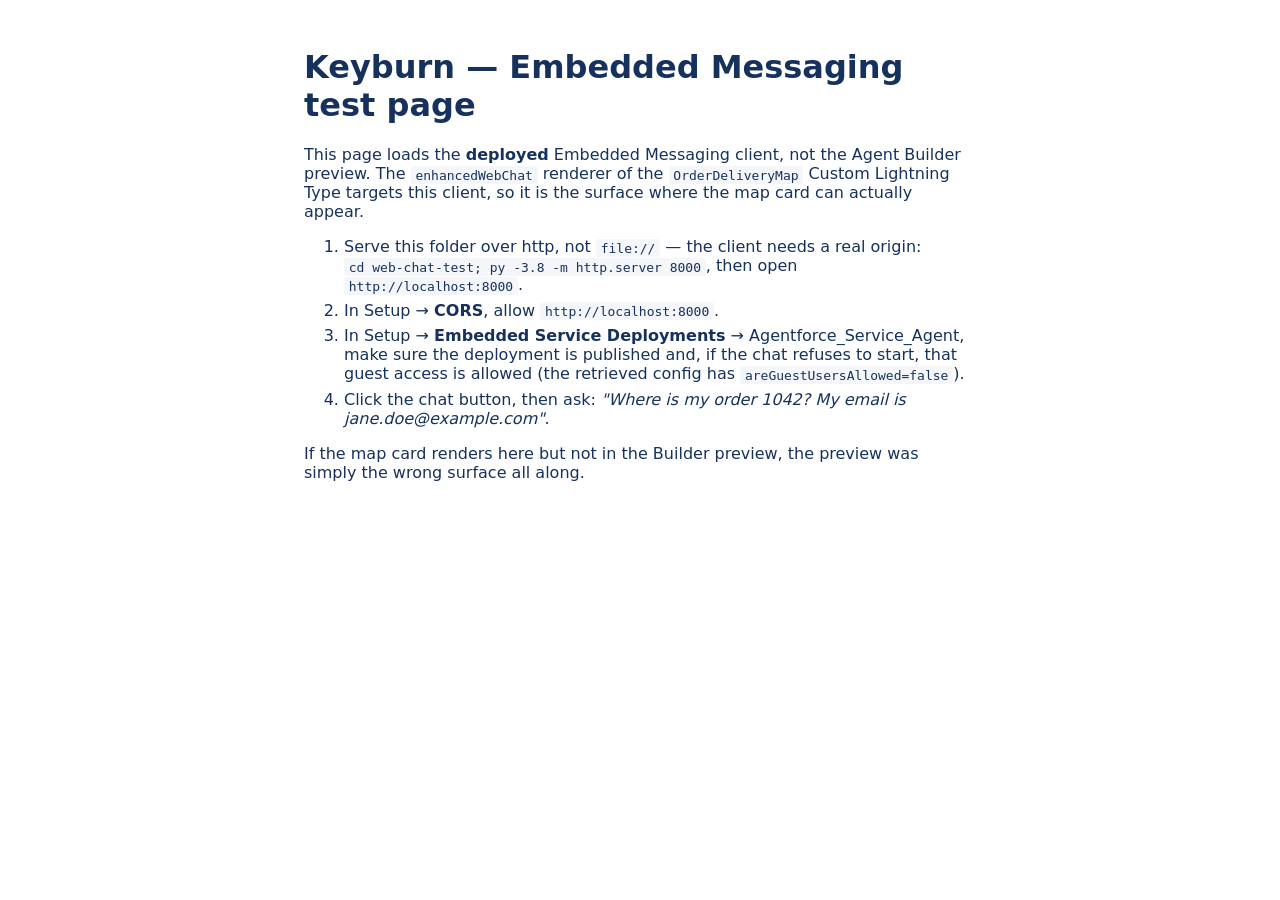
<file: web-chat-test/index.html>
<!doctype html>
<html lang="en">
<head>
    <meta charset="utf-8" />
    <title>Keyburn — Embedded Chat test</title>
    <style>
        body { font-family: system-ui, sans-serif; margin: 3rem auto; max-width: 42rem; padding: 0 1rem; color: #16325c; }
        code { background: #f4f6f9; padding: 0.1rem 0.3rem; border-radius: 3px; }
        li { margin-bottom: 0.4rem; }
    </style>
</head>
<body>
    <h1>Keyburn — Embedded Messaging test page</h1>
    <p>
        This page loads the <strong>deployed</strong> Embedded Messaging client, not the Agent Builder
        preview. The <code>enhancedWebChat</code> renderer of the <code>OrderDeliveryMap</code> Custom
        Lightning Type targets this client, so it is the surface where the map card can actually appear.
    </p>
    <ol>
        <li>Serve this folder over http, not <code>file://</code> — the client needs a real origin:<br />
            <code>cd web-chat-test; py -3.8 -m http.server 8000</code>, then open
            <code>http://localhost:8000</code>.</li>
        <li>In Setup → <strong>CORS</strong>, allow <code>http://localhost:8000</code>.</li>
        <li>In Setup → <strong>Embedded Service Deployments</strong> → Agentforce_Service_Agent, make sure
            the deployment is published and, if the chat refuses to start, that guest access is allowed
            (the retrieved config has <code>areGuestUsersAllowed=false</code>).</li>
        <li>Click the chat button, then ask: <em>"Where is my order 1042? My email is jane.doe@example.com"</em>.</li>
    </ol>
    <p>If the map card renders here but not in the Builder preview, the preview was simply the wrong
       surface all along.</p>

    <script type="text/javascript">
        function initEmbeddedMessaging() {
            try {
                embeddedservice_bootstrap.settings.language = "en_US";
                embeddedservice_bootstrap.init(
                    "__ORG_ID_15__", // 15-char org ID: the messaging token carries the 15-char form and the event router compares them literally (18-char => HTTP 400 on every poll)
                    "Agentforce_Service_Agent",
                    "https://__MY_DOMAIN__.develop.my.site.com/ESWAgentforceServiceAge1789407438343",
                    { scrt2URL: "https://__MY_DOMAIN__.develop.my.salesforce-scrt.com" }
                );
            } catch (err) {
                console.error("Error loading Embedded Messaging: ", err);
                document.body.insertAdjacentHTML(
                    "beforeend",
                    "<p style='color:#c23934'>Embedded Messaging failed to start — see the browser console. Usual causes: CORS origin not allowed, deployment not published, or guest access disabled.</p>"
                );
            }
        }
    </script>
    <script
        type="text/javascript"
        src="https://__MY_DOMAIN__.develop.my.site.com/ESWAgentforceServiceAge1789407438343/assets/js/bootstrap.min.js"
        onload="initEmbeddedMessaging()"
    ></script>
</body>
</html>
</file>
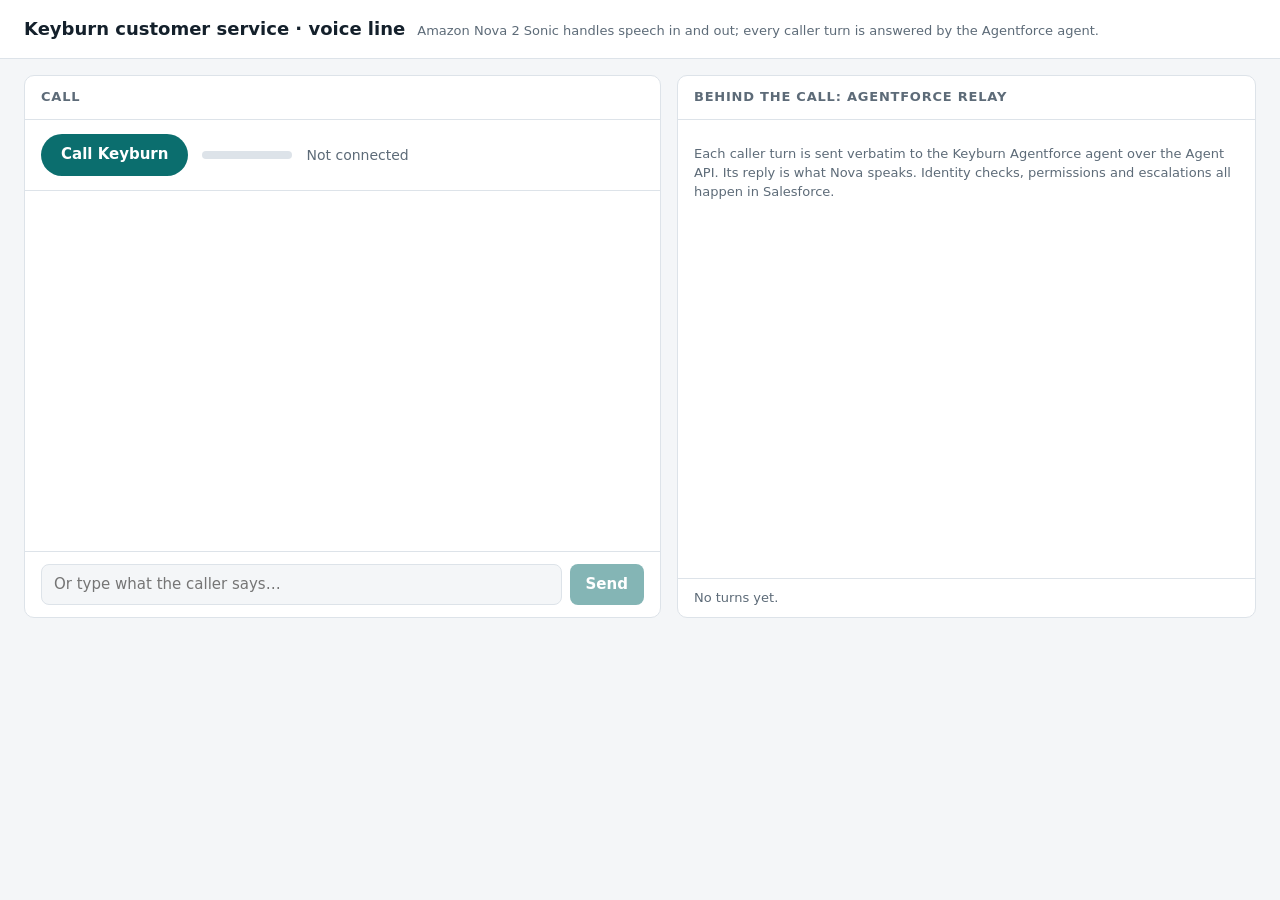
<file: bedrock-voice/static/index.html>
<!DOCTYPE html>
<html lang="en">
<head>
<meta charset="utf-8">
<meta name="viewport" content="width=device-width, initial-scale=1">
<title>Keyburn Voice Line</title>
<style>
  :root {
    --bg: #f4f6f8; --panel: #ffffff; --ink: #14202b; --muted: #5d6b78; --line: #dde3e9;
    --brand: #0b6e6e; --brand-ink: #ffffff; --caller: #e8eef4; --agent: #e3f2f1;
    --danger: #b3261e; --hold: #b26a00; --mono: ui-monospace, "Cascadia Mono", Consolas, monospace;
  }
  @media (prefers-color-scheme: dark) {
    :root:not([data-theme="light"]) {
      --bg: #0f1419; --panel: #172029; --ink: #e6edf3; --muted: #93a1ae; --line: #2a3642;
      --brand: #2aa7a7; --brand-ink: #06201f; --caller: #1f2a35; --agent: #143533;
      --danger: #f2766e; --hold: #f0b35a;
    }
  }
  * { box-sizing: border-box; }
  body { margin: 0; background: var(--bg); color: var(--ink);
         font: 15px/1.45 system-ui, "Segoe UI", Roboto, sans-serif; }
  header { padding: 16px 24px; border-bottom: 1px solid var(--line); background: var(--panel);
           display: flex; align-items: baseline; gap: 12px; flex-wrap: wrap; }
  header h1 { margin: 0; font-size: 18px; }
  header p { margin: 0; color: var(--muted); font-size: 13px; }
  main { display: grid; grid-template-columns: minmax(0, 1.1fr) minmax(0, 1fr); gap: 16px;
         padding: 16px 24px; max-width: 1280px; margin: 0 auto; }
  @media (max-width: 860px) { main { grid-template-columns: 1fr; padding: 16px; } }
  section { background: var(--panel); border: 1px solid var(--line); border-radius: 10px;
            display: flex; flex-direction: column; min-height: 0; }
  section > h2 { margin: 0; padding: 12px 16px; font-size: 13px; text-transform: uppercase;
                 letter-spacing: .06em; color: var(--muted); border-bottom: 1px solid var(--line); }
  .controls { display: flex; align-items: center; gap: 14px; padding: 14px 16px;
              border-bottom: 1px solid var(--line); flex-wrap: wrap; }
  button { font: inherit; border: 0; border-radius: 999px; padding: 10px 20px; cursor: pointer;
           background: var(--brand); color: var(--brand-ink); font-weight: 600; }
  button.hangup { background: var(--danger); color: #fff; }
  button:disabled { opacity: .5; cursor: default; }
  .status { font-size: 14px; color: var(--muted); }
  .status b { color: var(--ink); font-variant-numeric: tabular-nums; }
  .status .hold { color: var(--hold); font-weight: 600; }
  .meter { width: 90px; height: 8px; border-radius: 4px; background: var(--line); overflow: hidden; }
  .meter i { display: block; height: 100%; width: 0; background: var(--brand); transition: width .08s; }
  .transcript { flex: 1; overflow-y: auto; padding: 16px; display: flex; flex-direction: column;
                gap: 10px; min-height: 360px; max-height: calc(100vh - 290px); }
  .msg { max-width: 85%; padding: 9px 13px; border-radius: 12px; white-space: pre-wrap; }
  .msg small { display: block; font-size: 11px; color: var(--muted); margin-bottom: 2px; }
  .msg.caller { align-self: flex-end; background: var(--caller); }
  .msg.agent { align-self: flex-start; background: var(--agent); }
  .msg.system { align-self: center; color: var(--muted); font-size: 13px; background: none; }
  form { display: flex; gap: 8px; padding: 12px 16px; border-top: 1px solid var(--line); }
  input { flex: 1; font: inherit; padding: 9px 12px; border-radius: 8px; border: 1px solid var(--line);
          background: var(--bg); color: var(--ink); min-width: 0; }
  form button { border-radius: 8px; padding: 9px 16px; }
  .relay { flex: 1; overflow-y: auto; padding: 12px 16px; max-height: calc(100vh - 170px); }
  .relay .hint { color: var(--muted); font-size: 13px; }
  .turn { border: 1px solid var(--line); border-radius: 8px; padding: 10px 12px; margin-bottom: 10px; }
  .turn .row { display: grid; grid-template-columns: 92px 1fr; gap: 8px; font-size: 13px; }
  .turn .row + .row { margin-top: 6px; }
  .turn .k { color: var(--muted); }
  .turn .v { font-family: var(--mono); font-size: 12.5px; word-break: break-word; }
  .turn .t { font-variant-numeric: tabular-nums; font-weight: 600; }
  .turn.pending .t { color: var(--hold); }
  .turn.blocked { border-color: var(--danger); }
  .turn.blocked .k { color: var(--danger); font-weight: 600; }
  .turn.blocked .v { font-family: inherit; font-size: 13px; }
  .map { border-bottom: 1px solid var(--line); }
  .map img { display: block; width: 100%; height: auto; }
  .map p { margin: 0; padding: 8px 16px 12px; font-size: 13px; color: var(--muted); }
  .map p b { color: var(--ink); }
  .map p + p { padding-top: 0; }
  .map .maplink { color: var(--brand); font-weight: 600; text-decoration: none; }
  .map .maplink:hover { text-decoration: underline; }
  .relay.with-map { max-height: calc(100vh - 170px - 360px); }
  .summary { padding: 10px 16px; border-top: 1px solid var(--line); font-size: 13px; color: var(--muted); }
</style>
</head>
<body>
<header>
  <h1>Keyburn customer service · voice line</h1>
  <p>Amazon Nova 2 Sonic handles speech in and out; every caller turn is answered by the Agentforce agent.</p>
</header>
<main>
  <section>
    <h2>Call</h2>
    <div class="controls">
      <button id="callBtn">Call Keyburn</button>
      <div class="meter" title="Microphone level"><i id="level"></i></div>
      <div class="status" id="status">Not connected</div>
    </div>
    <div class="transcript" id="transcript" aria-live="polite"></div>
    <form id="typeForm">
      <input id="typeInput" placeholder="Or type what the caller says…" autocomplete="off" disabled>
      <button id="typeBtn" disabled>Send</button>
    </form>
  </section>
  <section>
    <div class="map" id="map" hidden>
      <h2>Delivery map</h2>
      <a id="mapLink" target="_blank" rel="noopener"><img id="mapImg" alt="Delivery route map"></a>
      <p id="mapCaption"></p>
      <p><a id="mapDirections" class="maplink" target="_blank" rel="noopener">Open route in Google Maps ↗</a></p>
    </div>
    <h2>Behind the call: Agentforce relay</h2>
    <div class="relay" id="relay">
      <p class="hint">Each caller turn is sent verbatim to the Keyburn Agentforce agent over the
        Agent API. Its reply is what Nova speaks. Identity checks, permissions and escalations all
        happen in Salesforce.</p>
    </div>
    <div class="summary" id="summary">No turns yet.</div>
  </section>
</main>

<script>
"use strict";
const $ = (id) => document.getElementById(id);
const callBtn = $("callBtn"), statusEl = $("status"), transcript = $("transcript"), relayEl = $("relay");

let ws = null, micCtx = null, micStream = null, playCtx = null;
let playHead = 0, sources = [], callStart = 0, timer = null;
let holdTimer = null, holding = false;
let agentBubble = null;             // current assistant bubble (grouped until the caller speaks)
let pendingTurn = null;             // relay card awaiting its reply
let lastTyped = "";
const latencies = [];

// ---------- mic capture: 16 kHz mono s16le, 32 ms chunks ----------
const WORKLET = `
class Cap extends AudioWorkletProcessor {
  constructor() { super(); this.buf = new Int16Array(512); this.n = 0; this.peak = 0; }
  process(inputs) {
    const ch = inputs[0] && inputs[0][0];
    if (!ch) return true;
    for (let i = 0; i < ch.length; i++) {
      const s = Math.max(-1, Math.min(1, ch[i]));
      this.peak = Math.max(this.peak, Math.abs(s));
      this.buf[this.n++] = s < 0 ? s * 0x8000 : s * 0x7fff;
      if (this.n === this.buf.length) {
        this.port.postMessage({ pcm: this.buf.buffer.slice(0), peak: this.peak });
        this.n = 0; this.peak = 0;
      }
    }
    return true;
  }
}
registerProcessor("cap", Cap);`;

async function startMic() {
  micStream = await navigator.mediaDevices.getUserMedia({
    audio: { channelCount: 1, echoCancellation: true, noiseSuppression: true, autoGainControl: true } });
  // A 16 kHz context makes the browser resample the mic for us (Chrome/Edge).
  micCtx = new AudioContext({ sampleRate: 16000 });
  const url = URL.createObjectURL(new Blob([WORKLET], { type: "application/javascript" }));
  await micCtx.audioWorklet.addModule(url);
  const node = new AudioWorkletNode(micCtx, "cap");
  node.port.onmessage = ({ data }) => {
    if (ws && ws.readyState === WebSocket.OPEN) ws.send(data.pcm);
    $("level").style.width = Math.min(100, Math.round(data.peak * 140)) + "%";
  };
  micCtx.createMediaStreamSource(micStream).connect(node);
}

// ---------- playback: 24 kHz mono s16le, gapless queue ----------
function playPcm(buf) {
  const i16 = new Int16Array(buf);
  const f32 = new Float32Array(i16.length);
  for (let i = 0; i < i16.length; i++) f32[i] = i16[i] / 0x8000;
  const ab = playCtx.createBuffer(1, f32.length, 24000);
  ab.copyToChannel(f32, 0);
  const src = playCtx.createBufferSource();
  src.buffer = ab; src.connect(playCtx.destination);
  playHead = Math.max(playHead, playCtx.currentTime + 0.03);
  src.start(playHead);
  playHead += ab.duration;
  sources.push(src);
  src.onended = () => { sources = sources.filter((s) => s !== src); };
}
function flushPlayback() {
  sources.forEach((s) => { try { s.stop(); } catch (_) {} });
  sources = []; playHead = 0;
}

// ---------- hold sound while Agentforce is thinking ----------
function chime() {
  const t = playCtx.currentTime;
  [[660, 0], [880, 0.18]].forEach(([f, d]) => {
    const o = playCtx.createOscillator(), g = playCtx.createGain();
    o.type = "sine"; o.frequency.value = f;
    g.gain.setValueAtTime(0, t + d);
    g.gain.linearRampToValueAtTime(0.06, t + d + 0.02);
    g.gain.exponentialRampToValueAtTime(0.0001, t + d + 0.35);
    o.connect(g).connect(playCtx.destination);
    o.start(t + d); o.stop(t + d + 0.4);
  });
}
function startHold() {
  if (holding) return;
  holding = true; render();
  const wait = Math.max(0, playHead - playCtx.currentTime) * 1000;  // let current speech finish
  holdTimer = setTimeout(function tick() { if (!holding) return; chime(); holdTimer = setTimeout(tick, 1500); }, wait + 300);
}
function stopHold() { holding = false; clearTimeout(holdTimer); render(); }

// ---------- transcript ----------
function add(cls, who, text) {
  const d = document.createElement("div");
  d.className = "msg " + cls;
  if (who) { const s = document.createElement("small"); s.textContent = who; d.appendChild(s); }
  d.appendChild(document.createTextNode(text));
  transcript.appendChild(d);
  transcript.scrollTop = transcript.scrollHeight;
  return d;
}
function agentSays(text) {
  if (!agentBubble) agentBubble = add("agent", "Keyburn", "");
  agentBubble.lastChild.textContent = (agentBubble.lastChild.textContent + " " + text).trim();
  transcript.scrollTop = transcript.scrollHeight;
}
function callerSays(text) { agentBubble = null; add("caller", "Caller", text); }

// ---------- relay panel ----------
function row(k, v, cls) {
  const r = document.createElement("div"); r.className = "row";
  const a = document.createElement("div"); a.className = "k"; a.textContent = k;
  const b = document.createElement("div"); b.className = cls || "v"; b.textContent = v;
  r.append(a, b); return r;
}
function relayStart(utterance) {
  relayEl.querySelector(".hint")?.remove();
  const card = document.createElement("div"); card.className = "turn pending";
  card.append(row("Caller said", utterance), row("Agent reply", "…"), row("Latency", "waiting", "t"));
  relayEl.appendChild(card); relayEl.scrollTop = relayEl.scrollHeight;
  pendingTurn = card;
}
// ---------- automatic hang-up after Agentforce's goodbye ----------
// Server sends "goodbye" when Agentforce's reply is a closing line. Nova then speaks it; once its
// turn ends (END_TURN) and local playback has drained, the page hangs up. A fallback timer covers
// a missed END_TURN. A new caller turn relayed in between (tool_start) cancels it.
let hangupArmed = false, hangupTimer = null;
function armHangup() {
  hangupArmed = true;
  clearTimeout(hangupTimer);
  hangupTimer = setTimeout(hangupAfterPlayback, 20000);
}
function disarmHangup() { hangupArmed = false; clearTimeout(hangupTimer); }
function hangupAfterPlayback() {
  if (!hangupArmed || !ws) return;
  clearTimeout(hangupTimer);
  const remaining = playCtx ? Math.max(0, playHead - playCtx.currentTime) : 0;
  hangupTimer = setTimeout(() => {
    if (!hangupArmed || !ws) return;
    hangupArmed = false;
    add("system", "", "Keyburn ended the call after saying goodbye");
    endCall(true);
  }, remaining * 1000 + 800);
}

// ---------- delivery map (fetched by the server from OCC_OrderMapRest after a tracking answer) ----------
function showMap(m) {
  $("mapImg").src = m.mapUrl;
  // Interactive Google Maps directions (warehouse → parcel → address); the image alone is static.
  const target = m.directionsUrl || m.mapUrl;
  $("mapLink").href = target;
  $("mapLink").title = "Open route in Google Maps";
  $("mapDirections").href = target;
  $("mapDirections").parentElement.hidden = !m.directionsUrl;
  const cap = $("mapCaption");
  cap.textContent = "";
  const b = document.createElement("b");
  b.textContent = `Order ${m.order}: ${m.distanceKm} km, about ${m.driveMinutes} min by car`;
  cap.append(b, document.createTextNode(
    ` · position reported ${m.locationAge}` + (m.estimated ? " · straight-line estimate" : "") +
    " · warehouse → parcel → delivery address"));
  $("map").hidden = false;
  relayEl.classList.add("with-map");
}
function relayBlocked(attempted) {
  relayEl.querySelector(".hint")?.remove();
  const card = document.createElement("div"); card.className = "turn blocked";
  card.append(row("Blocked", "Nova tried to send " + JSON.stringify(attempted || "") +
                  ", but the caller hadn't said anything new. Nothing was sent to Agentforce."));
  relayEl.appendChild(card); relayEl.scrollTop = relayEl.scrollHeight;
}
function relayEnd(reply, seconds) {
  const card = pendingTurn; pendingTurn = null;
  if (!card) return;
  card.classList.remove("pending");
  card.children[1].lastChild.textContent = reply;
  card.children[2].lastChild.textContent = seconds.toFixed(2) + " s";
  latencies.push(seconds);
  const avg = latencies.reduce((a, b) => a + b, 0) / latencies.length;
  $("summary").textContent = `${latencies.length} turn${latencies.length > 1 ? "s" : ""} · Agentforce average ${avg.toFixed(2)} s · max ${Math.max(...latencies).toFixed(2)} s`;
}

// ---------- status ----------
function render() {
  if (!ws) { statusEl.textContent = "Not connected"; return; }
  const s = Math.floor((Date.now() - callStart) / 1000);
  const clock = `${Math.floor(s / 60)}:${String(s % 60).padStart(2, "0")}`;
  statusEl.innerHTML = callStart
    ? `In call <b>${clock}</b>` + (holding ? ' · <span class="hold">checking with Keyburn…</span>' : "")
    : "Connecting…";
}

// ---------- call ----------
async function startCall() {
  callBtn.disabled = true;
  transcript.textContent = "";
  agentBubble = null;
  $("map").hidden = true;
  relayEl.classList.remove("with-map");
  try {
    playCtx = new AudioContext({ sampleRate: 24000 });
    await startMic();
  } catch (e) {
    add("system", "", "Microphone unavailable: " + e.message + ". You can still type turns.");
  }
  ws = new WebSocket(`ws://${location.host}/ws`);
  ws.binaryType = "arraybuffer";
  render();
  ws.onmessage = ({ data }) => {
    if (data instanceof ArrayBuffer) {
      if (holding) stopHold();
      if (playCtx) playPcm(data);
      return;
    }
    const m = JSON.parse(data);
    switch (m.type) {
      case "ready":
        callStart = Date.now(); timer = setInterval(render, 1000); render();
        callBtn.textContent = "Hang up"; callBtn.className = "hangup"; callBtn.disabled = false;
        $("typeInput").disabled = $("typeBtn").disabled = false;
        break;
      case "text":
        if (m.role === "USER") {
          const t = m.text.trim();
          if (t && t !== "[call connected]" && t !== lastTyped) callerSays(t);
        }
        else if (m.role === "ASSISTANT" && m.stage === "SPECULATIVE") agentSays(m.text);
        break;
      case "interrupted": flushPlayback(); break;
      // Only a real new caller turn (relayed to Agentforce) cancels a pending hang-up. Transcript
      // text alone doesn't: a late ASR fragment, or Nova's own voice picked up by the laptop mic,
      // would otherwise keep the call open.
      case "tool_start": disarmHangup(); relayStart(m.utterance); startHold(); break;
      case "tool_end": relayEnd(m.reply, m.seconds); break;
      case "tool_blocked": relayBlocked(m.attempted); break;
      case "map": showMap(m); break;
      case "goodbye": armHangup(); break;
      case "content_end":
        if (hangupArmed && m.contentType === "AUDIO" && m.stopReason === "END_TURN") hangupAfterPlayback();
        break;
      case "error": add("system", "", m.message); break;
      case "ended": endCall(false); break;
    }
  };
  ws.onclose = () => endCall(false);
}

function endCall(sendHangup) {
  if (!ws) return;
  disarmHangup();
  if (sendHangup && ws.readyState === WebSocket.OPEN) ws.send(JSON.stringify({ type: "hangup" }));
  const sock = ws; ws = null;
  setTimeout(() => { try { sock.close(); } catch (_) {} }, 500);
  stopHold(); clearInterval(timer); callStart = 0;
  micStream?.getTracks().forEach((t) => t.stop());
  micCtx?.close(); micCtx = null;
  setTimeout(() => { playCtx?.close(); playCtx = null; }, 300);
  $("level").style.width = "0";
  $("typeInput").disabled = $("typeBtn").disabled = true;
  callBtn.textContent = "Call Keyburn"; callBtn.className = ""; callBtn.disabled = false;
  add("system", "", "Call ended");
  render();
}

callBtn.onclick = () => (ws ? endCall(true) : startCall());
$("typeForm").onsubmit = (e) => {
  e.preventDefault();
  const v = $("typeInput").value.trim();
  if (!v || !ws) return;
  ws.send(JSON.stringify({ type: "text", text: v }));
  disarmHangup();
  callerSays(v);
  lastTyped = v;  // Nova may echo a typed turn back as caller text; don't show it twice
  $("typeInput").value = "";
};
</script>
</body>
</html>
</file>
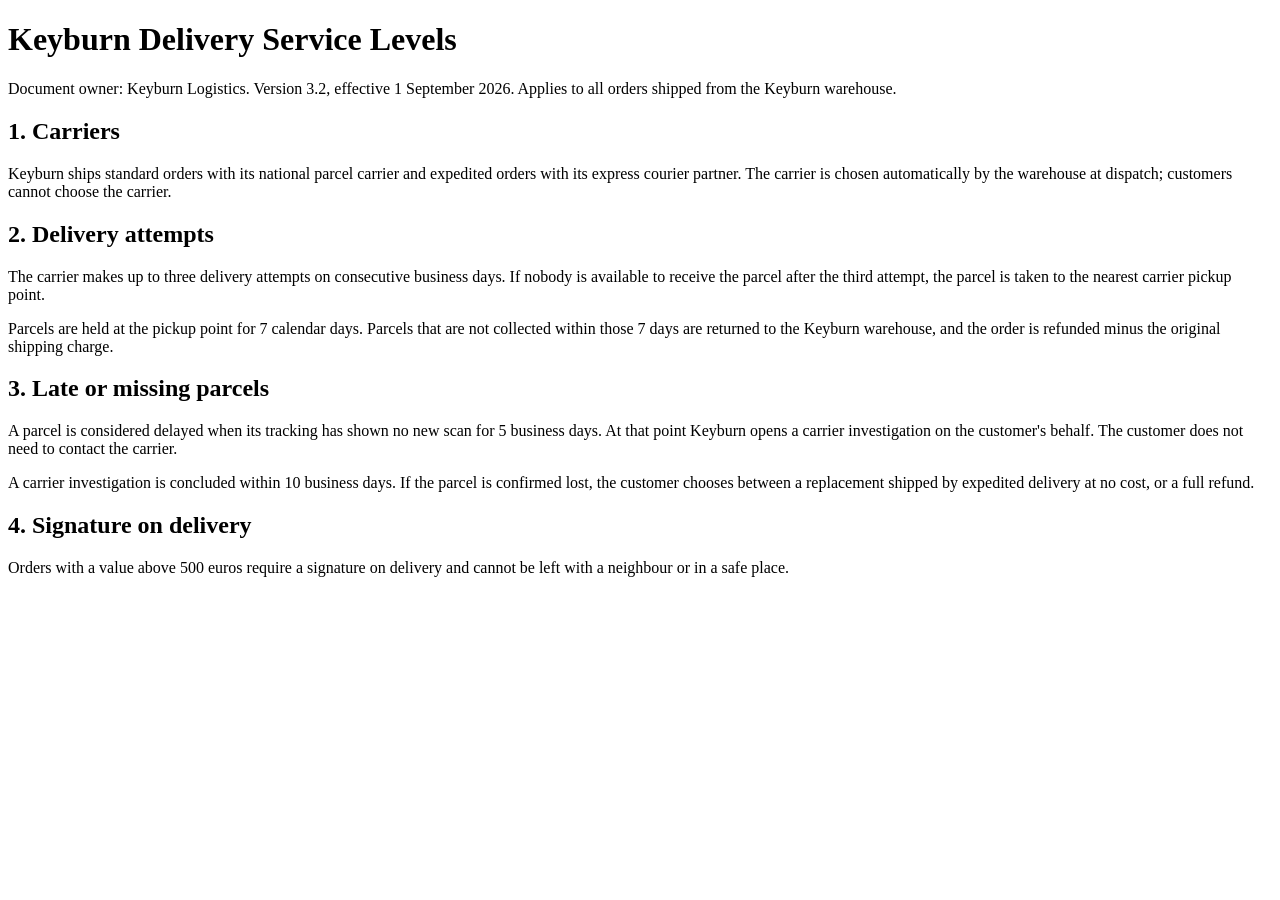
<file: s3-docs/keyburn-delivery-service-levels.html>
<!DOCTYPE html>
<html lang="en">
<head>
<meta charset="utf-8">
<title>Keyburn Delivery Service Levels</title>
</head>
<body>
<h1>Keyburn Delivery Service Levels</h1>
<p>Document owner: Keyburn Logistics. Version 3.2, effective 1 September 2026. Applies to all orders shipped from the Keyburn warehouse.</p>

<h2>1. Carriers</h2>
<p>Keyburn ships standard orders with its national parcel carrier and expedited orders with its express courier partner. The carrier is chosen automatically by the warehouse at dispatch; customers cannot choose the carrier.</p>

<h2>2. Delivery attempts</h2>
<p>The carrier makes up to three delivery attempts on consecutive business days. If nobody is available to receive the parcel after the third attempt, the parcel is taken to the nearest carrier pickup point.</p>
<p>Parcels are held at the pickup point for 7 calendar days. Parcels that are not collected within those 7 days are returned to the Keyburn warehouse, and the order is refunded minus the original shipping charge.</p>

<h2>3. Late or missing parcels</h2>
<p>A parcel is considered delayed when its tracking has shown no new scan for 5 business days. At that point Keyburn opens a carrier investigation on the customer's behalf. The customer does not need to contact the carrier.</p>
<p>A carrier investigation is concluded within 10 business days. If the parcel is confirmed lost, the customer chooses between a replacement shipped by expedited delivery at no cost, or a full refund.</p>

<h2>4. Signature on delivery</h2>
<p>Orders with a value above 500 euros require a signature on delivery and cannot be left with a neighbour or in a safe place.</p>
</body>
</html>
</file>
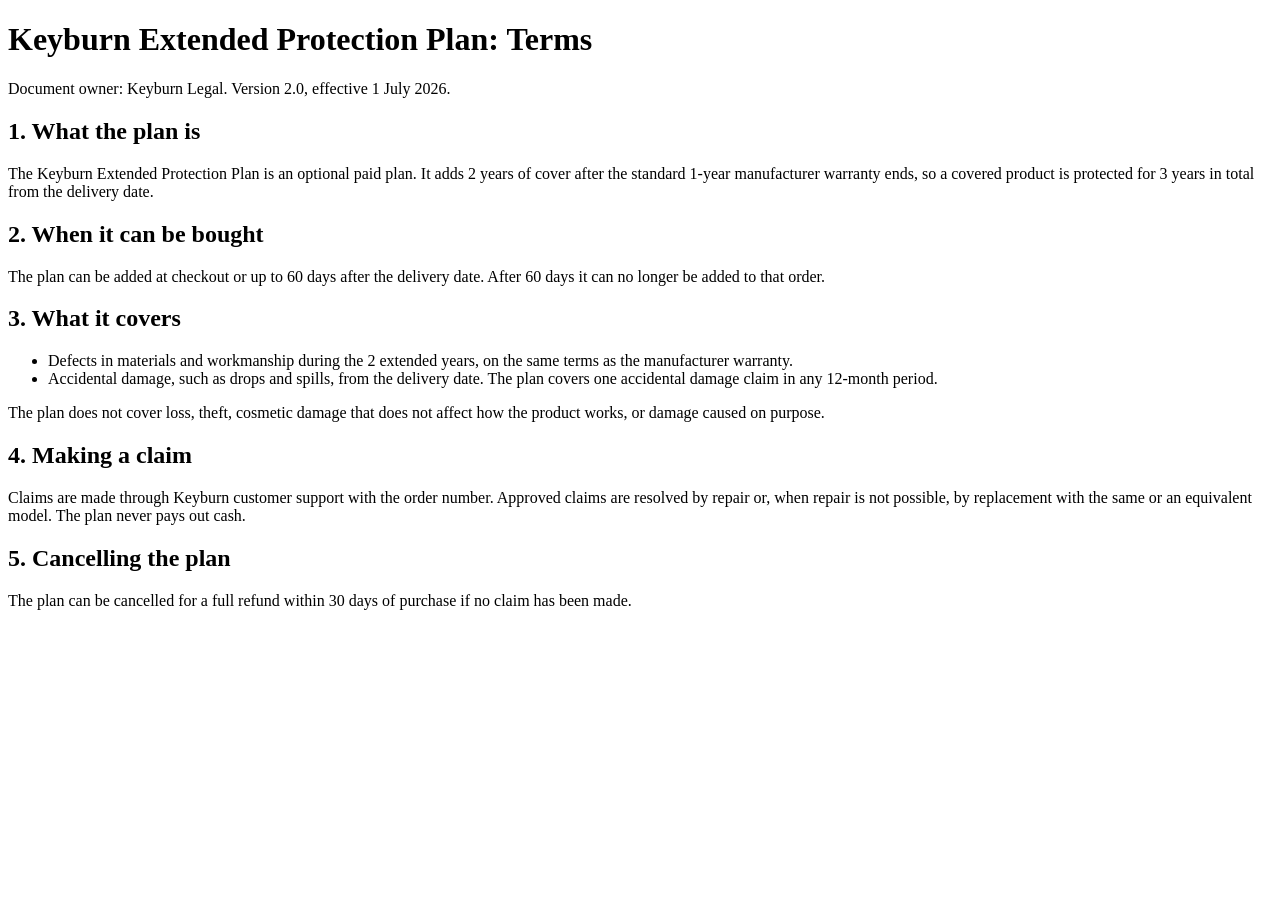
<file: s3-docs/keyburn-extended-protection-plan.html>
<!DOCTYPE html>
<html lang="en">
<head>
<meta charset="utf-8">
<title>Keyburn Extended Protection Plan: Terms</title>
</head>
<body>
<h1>Keyburn Extended Protection Plan: Terms</h1>
<p>Document owner: Keyburn Legal. Version 2.0, effective 1 July 2026.</p>

<h2>1. What the plan is</h2>
<p>The Keyburn Extended Protection Plan is an optional paid plan. It adds 2 years of cover after the standard 1-year manufacturer warranty ends, so a covered product is protected for 3 years in total from the delivery date.</p>

<h2>2. When it can be bought</h2>
<p>The plan can be added at checkout or up to 60 days after the delivery date. After 60 days it can no longer be added to that order.</p>

<h2>3. What it covers</h2>
<ul>
<li>Defects in materials and workmanship during the 2 extended years, on the same terms as the manufacturer warranty.</li>
<li>Accidental damage, such as drops and spills, from the delivery date. The plan covers one accidental damage claim in any 12-month period.</li>
</ul>
<p>The plan does not cover loss, theft, cosmetic damage that does not affect how the product works, or damage caused on purpose.</p>

<h2>4. Making a claim</h2>
<p>Claims are made through Keyburn customer support with the order number. Approved claims are resolved by repair or, when repair is not possible, by replacement with the same or an equivalent model. The plan never pays out cash.</p>

<h2>5. Cancelling the plan</h2>
<p>The plan can be cancelled for a full refund within 30 days of purchase if no claim has been made.</p>
</body>
</html>
</file>
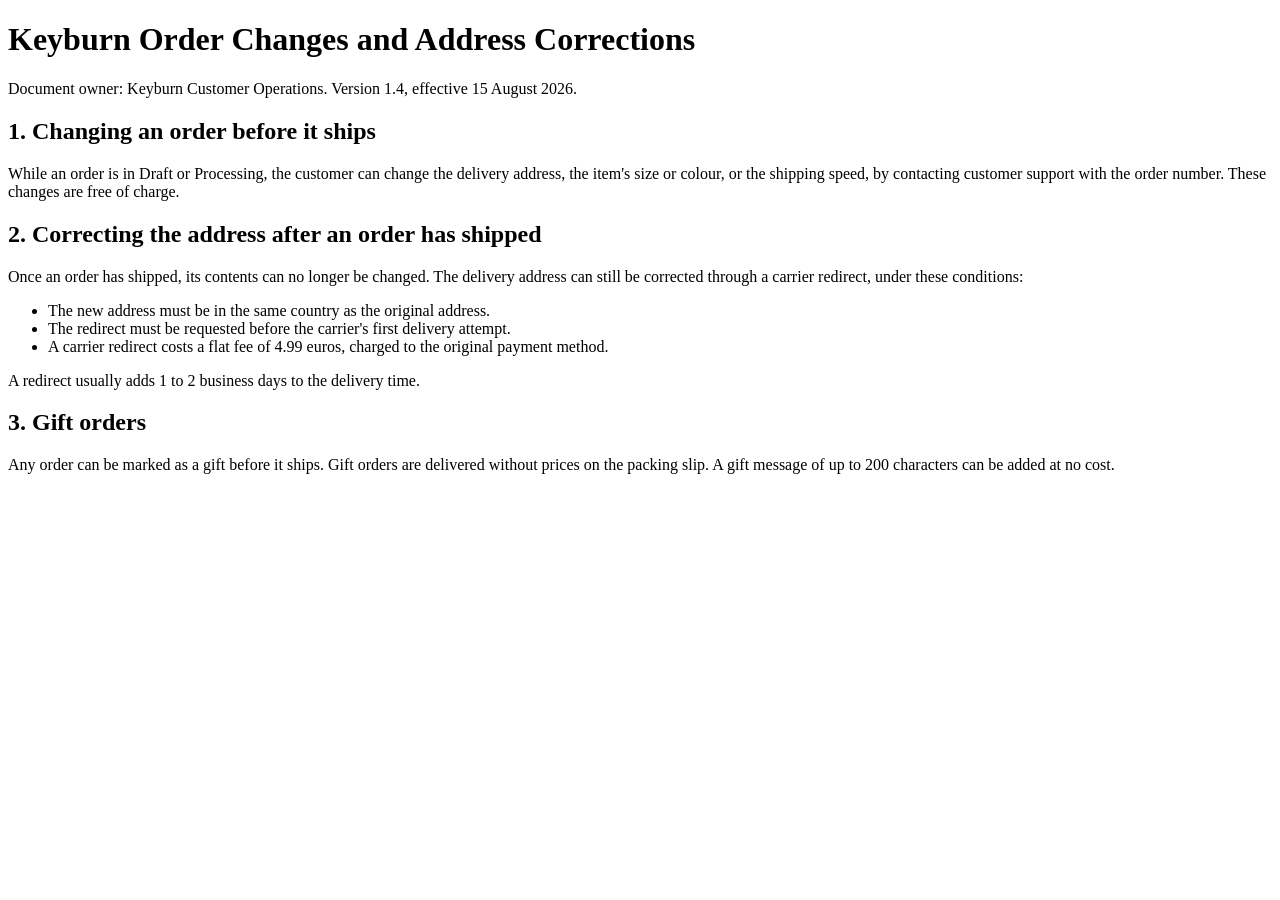
<file: s3-docs/keyburn-order-changes-and-address-corrections.html>
<!DOCTYPE html>
<html lang="en">
<head>
<meta charset="utf-8">
<title>Keyburn Order Changes and Address Corrections</title>
</head>
<body>
<h1>Keyburn Order Changes and Address Corrections</h1>
<p>Document owner: Keyburn Customer Operations. Version 1.4, effective 15 August 2026.</p>

<h2>1. Changing an order before it ships</h2>
<p>While an order is in Draft or Processing, the customer can change the delivery address, the item's size or colour, or the shipping speed, by contacting customer support with the order number. These changes are free of charge.</p>

<h2>2. Correcting the address after an order has shipped</h2>
<p>Once an order has shipped, its contents can no longer be changed. The delivery address can still be corrected through a carrier redirect, under these conditions:</p>
<ul>
<li>The new address must be in the same country as the original address.</li>
<li>The redirect must be requested before the carrier's first delivery attempt.</li>
<li>A carrier redirect costs a flat fee of 4.99 euros, charged to the original payment method.</li>
</ul>
<p>A redirect usually adds 1 to 2 business days to the delivery time.</p>

<h2>3. Gift orders</h2>
<p>Any order can be marked as a gift before it ships. Gift orders are delivered without prices on the packing slip. A gift message of up to 200 characters can be added at no cost.</p>
</body>
</html>
</file>
